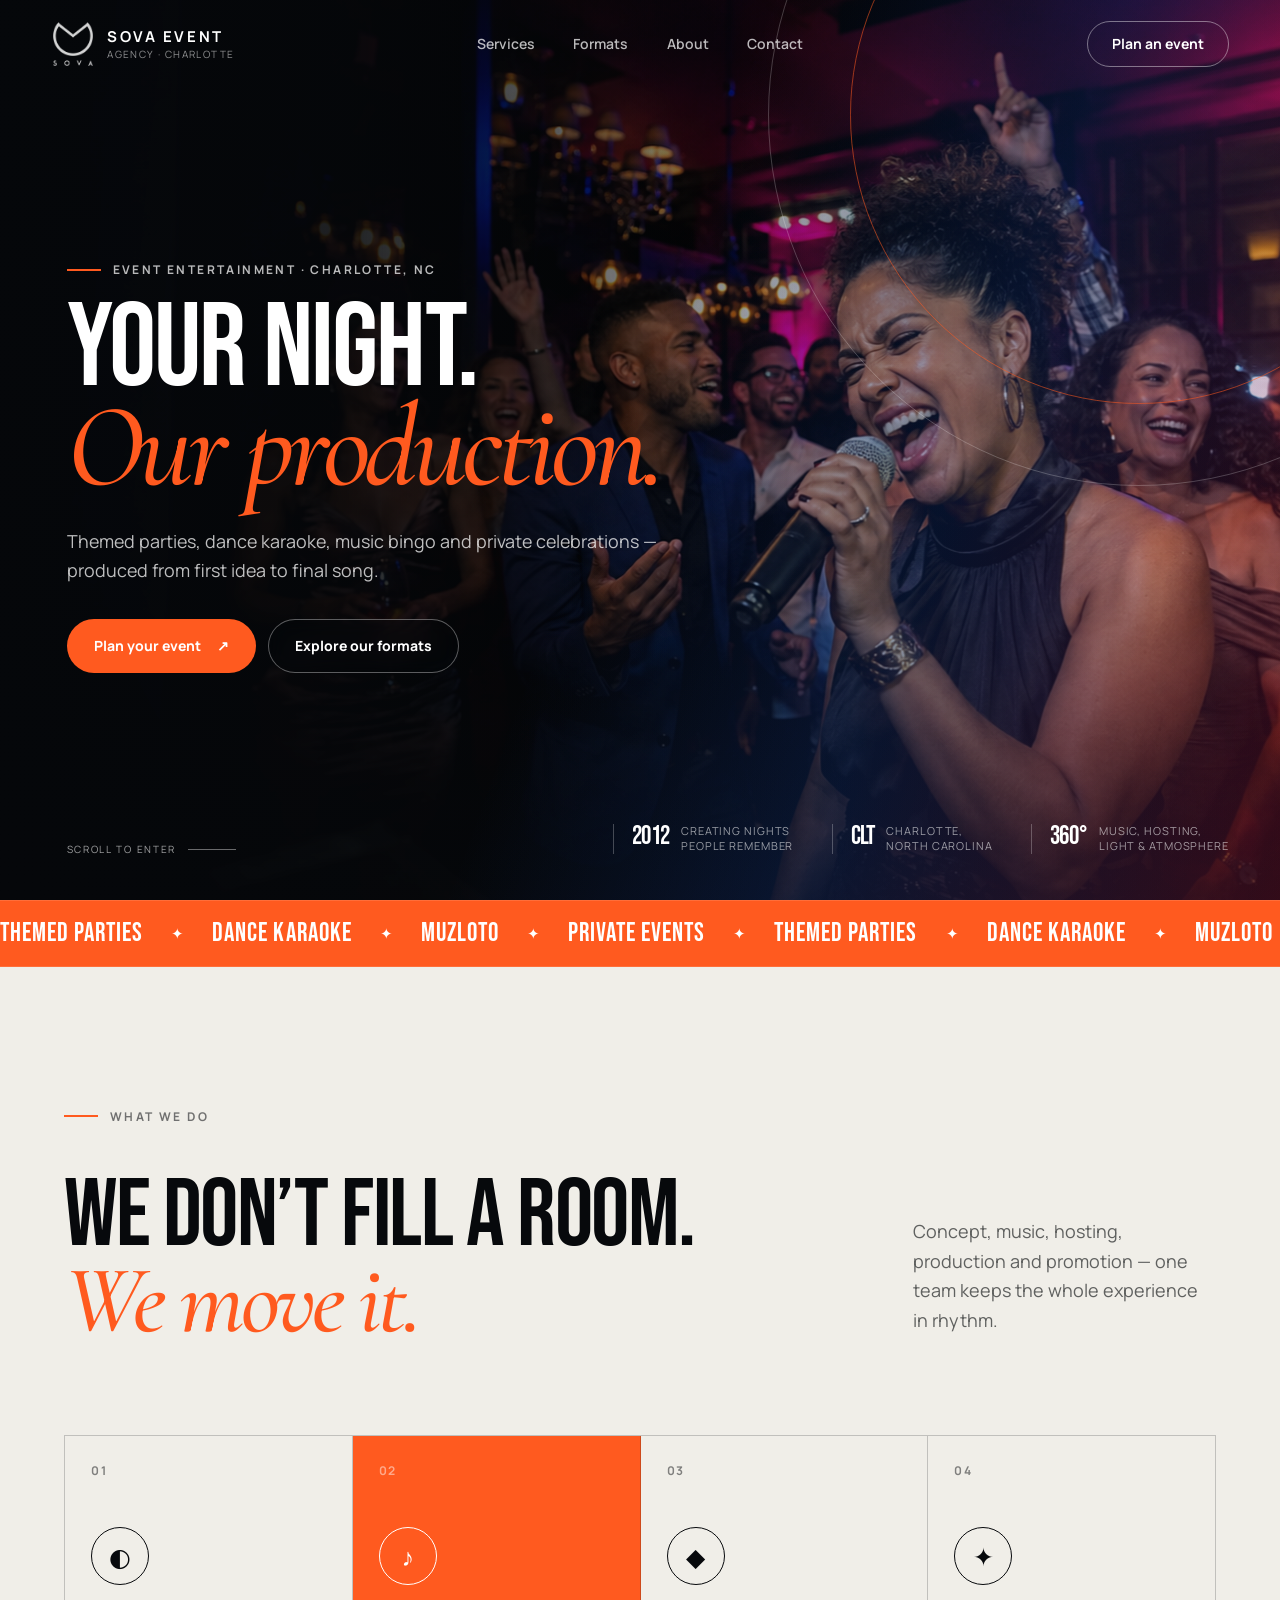
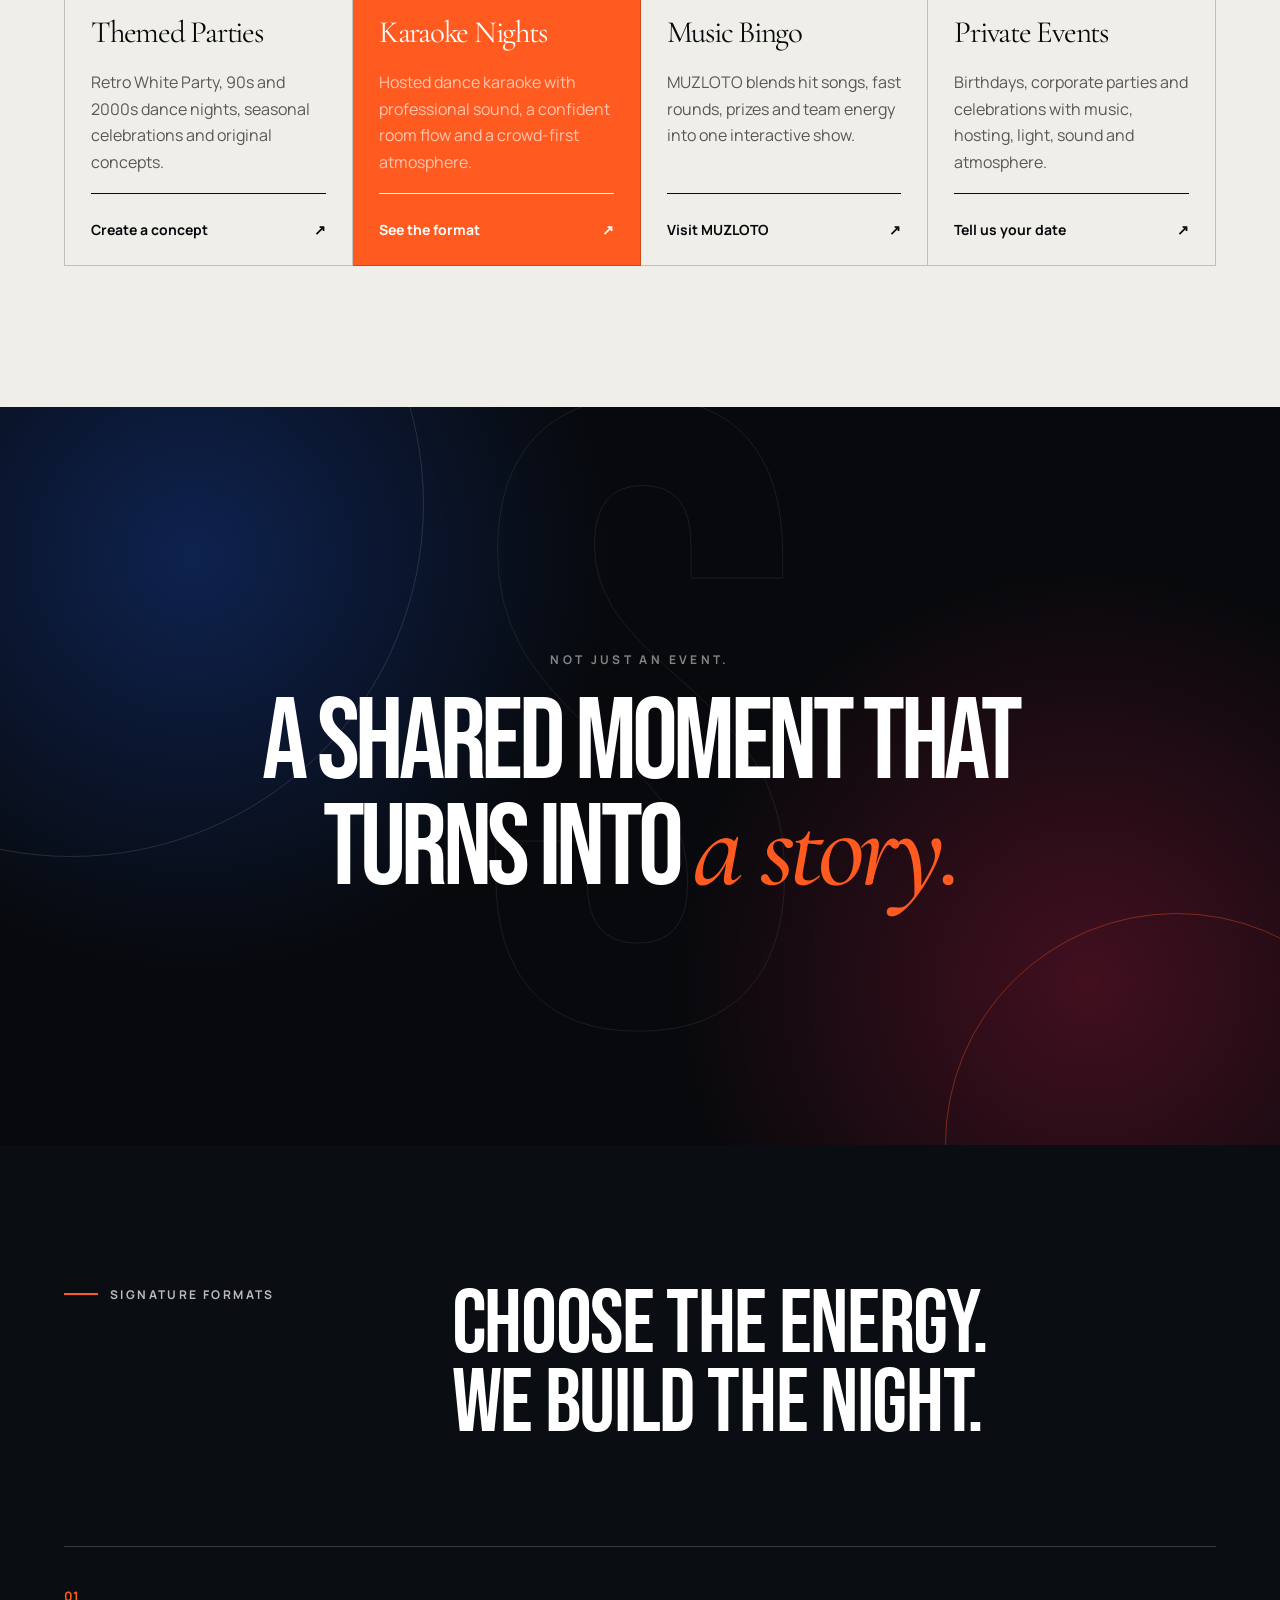
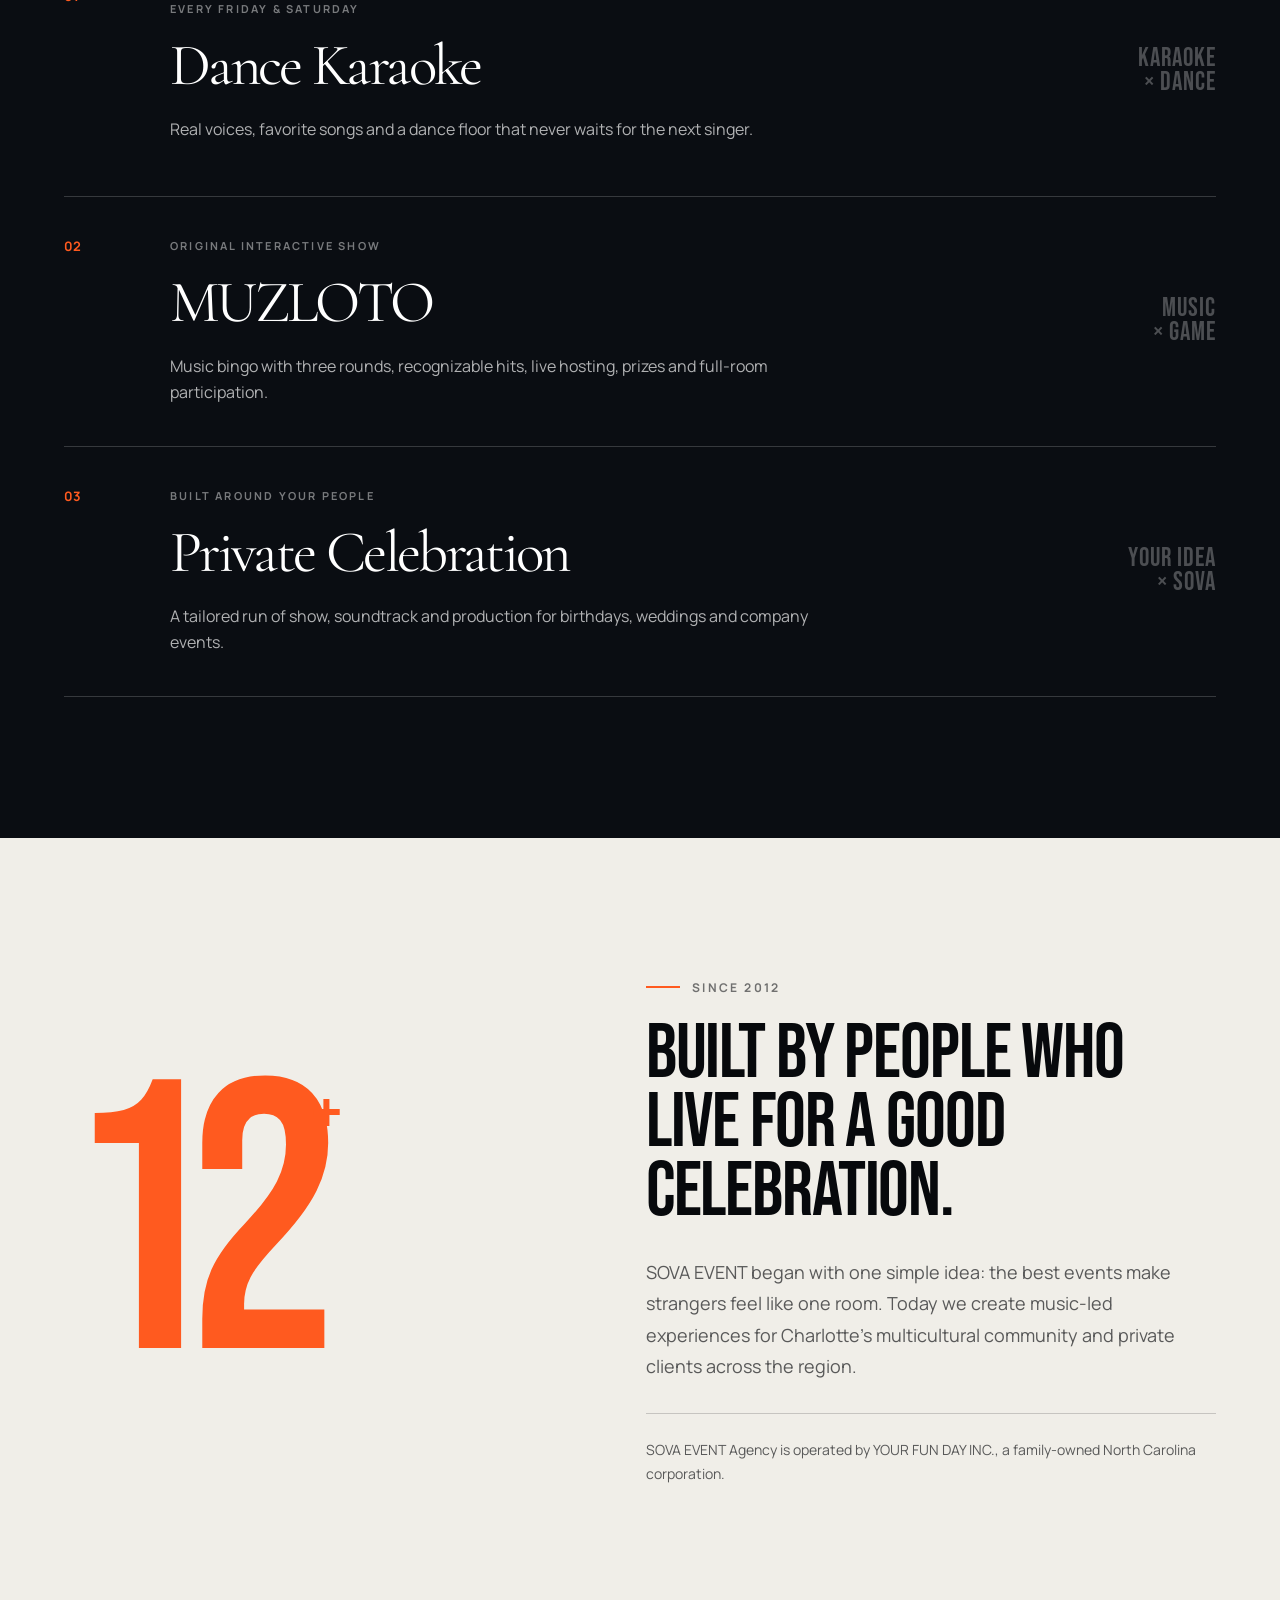
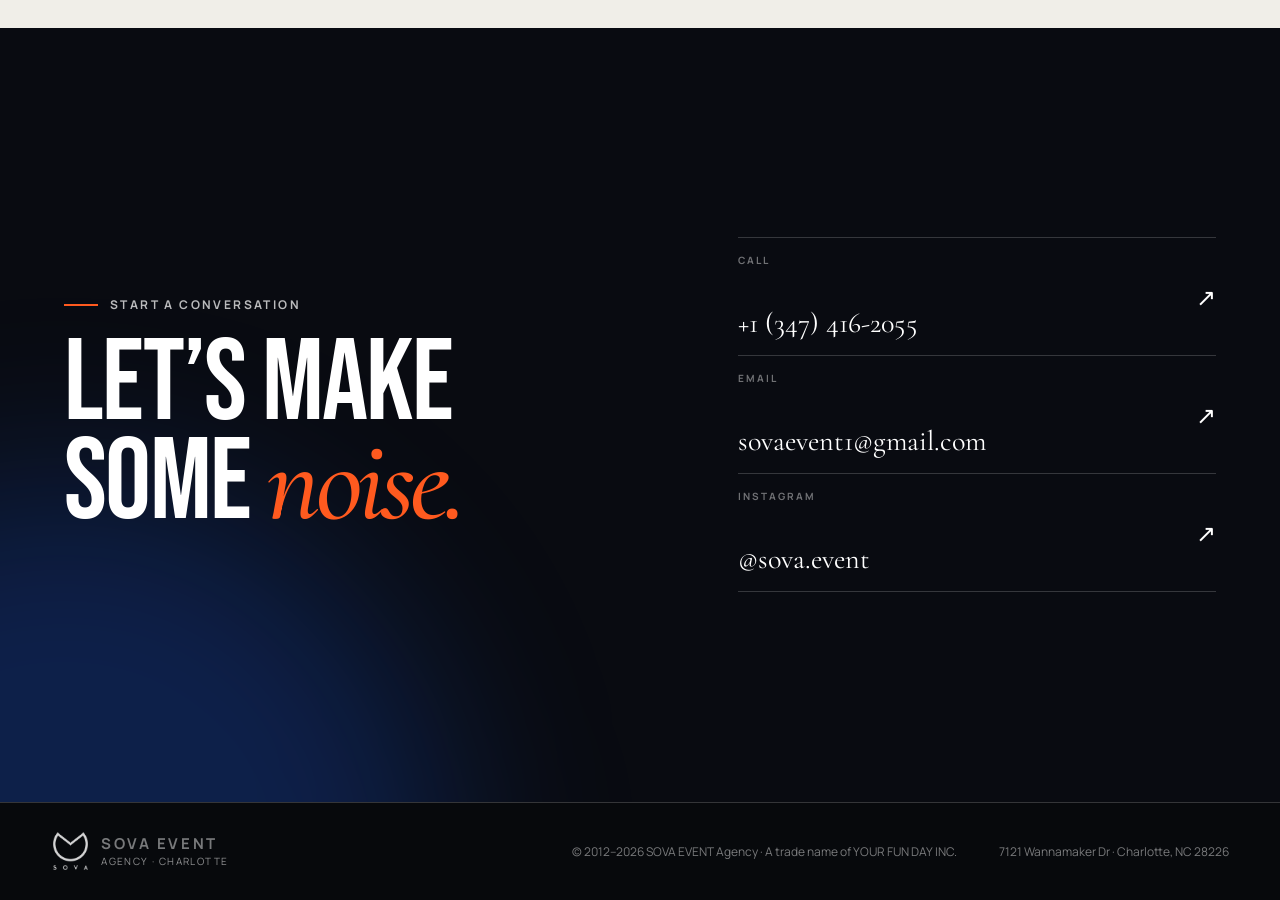
<file: index.html>
<!doctype html>
<html lang="en">
  <head>
    <meta charset="UTF-8" />
    <meta name="viewport" content="width=device-width, initial-scale=1" />
    <meta name="theme-color" content="#07090c" />
    <meta name="description" content="SOVA EVENT Agency creates themed parties, karaoke nights, music bingo and private events in Charlotte, North Carolina." />
    <title>SOVA EVENT Agency — Charlotte, NC</title>
    <link rel="icon" href="assets/sova-logo.png" />
    <link rel="preconnect" href="https://fonts.googleapis.com" />
    <link rel="preconnect" href="https://fonts.gstatic.com" crossorigin />
    <link href="https://fonts.googleapis.com/css2?family=Anton&amp;family=Archivo+Black&amp;family=Bebas+Neue&amp;family=Cormorant+Garamond:ital,wght@0,500;0,600;1,500;1,600&amp;family=Manrope:wght@400;500;600;700;800&amp;family=Oswald:wght@500;600;700&amp;family=Syne:wght@600;700;800&amp;display=swap" rel="stylesheet" />
    <link rel="stylesheet" href="styles.css" />
    <script src="content.js" defer></script>
    <script src="script.js" defer></script>
  </head>
  <body>
    <header class="site-header" data-header>
      <a class="brand" href="#home" aria-label="SOVA EVENT Agency home">
        <img src="assets/sova-logo.png" alt="" data-image="logoImage" />
        <span>
          <strong>SOVA EVENT</strong>
          <small>AGENCY · CHARLOTTE</small>
        </span>
      </a>

      <button class="menu-toggle" type="button" aria-expanded="false" aria-controls="main-nav" data-menu-toggle>
        <span></span><span></span>
        <span class="sr-only">Open navigation</span>
      </button>

      <nav id="main-nav" class="main-nav" data-nav aria-label="Main navigation">
        <a href="#services">Services</a>
        <a href="#formats">Formats</a>
        <a href="#about">About</a>
        <a href="#contact">Contact</a>
      </nav>

      <a class="header-cta" href="mailto:sovaevent1@gmail.com?subject=Plan%20an%20event%20with%20SOVA">Plan an event</a>
    </header>

    <main>
      <section class="hero" id="home" aria-labelledby="hero-title">
        <img class="hero-photo" src="assets/sova-hero.png" alt="Guests singing and dancing at a SOVA-style nightlife event" data-hero-photo data-image="heroImage" />
        <div class="hero-scrim"></div>
        <div class="hero-orbit" aria-hidden="true"></div>

        <div class="hero-content">
          <p class="eyebrow"><span></span><b data-bind="eyebrow">Event entertainment · Charlotte, NC</b></p>
          <h1 id="hero-title"><span data-bind="heroTitle">Your night.</span><br /><em data-bind="heroAccent">Our production.</em></h1>
          <p class="hero-copy" data-bind="heroCopy">Themed parties, dance karaoke, music bingo and private celebrations — produced from first idea to final song.</p>
          <div class="hero-actions">
            <a class="button button-primary" href="mailto:sovaevent1@gmail.com?subject=Plan%20an%20event%20with%20SOVA">Plan your event <span aria-hidden="true">↗</span></a>
            <a class="button button-ghost" href="#formats">Explore our formats</a>
          </div>
        </div>

        <div class="hero-meta" aria-label="Agency highlights">
          <div><strong>2012</strong><span>Creating nights<br />people remember</span></div>
          <div><strong>CLT</strong><span>Charlotte,<br />North Carolina</span></div>
          <div><strong>360°</strong><span>Music, hosting,<br />light & atmosphere</span></div>
        </div>

        <a class="scroll-cue" href="#services"><span>Scroll to enter</span><i></i></a>
      </section>

      <section class="ticker" aria-label="SOVA services">
        <div class="ticker-track">
          <span>THEMED PARTIES</span><i>✦</i><span>DANCE KARAOKE</span><i>✦</i><span>MUZLOTO</span><i>✦</i><span>PRIVATE EVENTS</span><i>✦</i>
          <span>THEMED PARTIES</span><i>✦</i><span>DANCE KARAOKE</span><i>✦</i><span>MUZLOTO</span><i>✦</i><span>PRIVATE EVENTS</span><i>✦</i>
        </div>
      </section>

      <section class="services section" id="services">
        <div class="section-head reveal">
          <p class="eyebrow dark"><span></span> What we do</p>
          <h2>We don’t fill a room.<br /><em>We move it.</em></h2>
          <p>Concept, music, hosting, production and promotion — one team keeps the whole experience in rhythm.</p>
        </div>

        <div class="service-grid">
          <article class="service-card reveal">
            <span class="service-number">01</span>
            <div class="service-icon" aria-hidden="true">◐</div>
            <h3 data-bind="service1Title">Themed Parties</h3>
            <p data-bind="service1Text">Retro White Party, 90s and 2000s dance nights, seasonal celebrations and original concepts.</p>
            <a href="#contact">Create a concept <span>↗</span></a>
          </article>
          <article class="service-card service-card-accent reveal">
            <span class="service-number">02</span>
            <div class="service-icon" aria-hidden="true">♪</div>
            <h3 data-bind="service2Title">Karaoke Nights</h3>
            <p data-bind="service2Text">Hosted dance karaoke with professional sound, a confident room flow and a crowd-first atmosphere.</p>
            <a href="#formats">See the format <span>↗</span></a>
          </article>
          <article class="service-card reveal">
            <span class="service-number">03</span>
            <div class="service-icon" aria-hidden="true">◆</div>
            <h3 data-bind="service3Title">Music Bingo</h3>
            <p data-bind="service3Text">MUZLOTO blends hit songs, fast rounds, prizes and team energy into one interactive show.</p>
            <a href="https://muzloto.us" target="_blank" rel="noreferrer">Visit MUZLOTO <span>↗</span></a>
          </article>
          <article class="service-card reveal">
            <span class="service-number">04</span>
            <div class="service-icon" aria-hidden="true">✦</div>
            <h3 data-bind="service4Title">Private Events</h3>
            <p data-bind="service4Text">Birthdays, corporate parties and celebrations with music, hosting, light, sound and atmosphere.</p>
            <a href="#contact">Tell us your date <span>↗</span></a>
          </article>
        </div>
      </section>

      <section class="statement" aria-label="SOVA philosophy">
        <p class="statement-kicker reveal">NOT JUST AN EVENT.</p>
        <p class="statement-main reveal">A shared moment that<br />turns into <em>a story.</em></p>
        <span class="statement-mark" aria-hidden="true">S</span>
      </section>

      <section class="formats section" id="formats">
        <div class="formats-intro reveal">
          <p class="eyebrow"><span></span> Signature formats</p>
          <h2>Choose the energy.<br />We build the night.</h2>
        </div>

        <div class="format-list">
          <article class="format-item reveal">
            <span>01</span>
            <div>
              <p class="format-label">EVERY FRIDAY & SATURDAY</p>
              <h3>Dance Karaoke</h3>
              <p>Real voices, favorite songs and a dance floor that never waits for the next singer.</p>
            </div>
            <strong>KARAOKE<br />× DANCE</strong>
          </article>
          <article class="format-item reveal">
            <span>02</span>
            <div>
              <p class="format-label">ORIGINAL INTERACTIVE SHOW</p>
              <h3>MUZLOTO</h3>
              <p>Music bingo with three rounds, recognizable hits, live hosting, prizes and full-room participation.</p>
            </div>
            <strong>MUSIC<br />× GAME</strong>
          </article>
          <article class="format-item reveal">
            <span>03</span>
            <div>
              <p class="format-label">BUILT AROUND YOUR PEOPLE</p>
              <h3>Private Celebration</h3>
              <p>A tailored run of show, soundtrack and production for birthdays, weddings and company events.</p>
            </div>
            <strong>YOUR IDEA<br />× SOVA</strong>
          </article>
        </div>
      </section>

      <section class="about section" id="about">
        <div class="about-number reveal">12<span>+</span></div>
        <div class="about-copy reveal">
          <p class="eyebrow dark"><span></span> Since 2012</p>
          <h2 data-bind="aboutTitle">Built by people who live for a good celebration.</h2>
          <p data-bind="aboutText">SOVA EVENT began with one simple idea: the best events make strangers feel like one room. Today we create music-led experiences for Charlotte’s multicultural community and private clients across the region.</p>
          <p class="legal-note">SOVA EVENT Agency is operated by YOUR FUN DAY INC., a family-owned North Carolina corporation.</p>
        </div>
      </section>

      <section class="contact" id="contact">
        <div class="contact-glow" aria-hidden="true"></div>
        <div class="contact-title reveal">
          <p class="eyebrow"><span></span> Start a conversation</p>
          <h2>Let’s make<br />some <em>noise.</em></h2>
        </div>
        <div class="contact-links reveal">
          <a href="tel:+13474162055" data-link="phone"><small>CALL</small><strong data-bind="phone">+1 (347) 416-2055</strong><span>↗</span></a>
          <a href="mailto:sovaevent1@gmail.com" data-link="email"><small>EMAIL</small><strong data-bind="email">sovaevent1@gmail.com</strong><span>↗</span></a>
          <a href="https://www.instagram.com/sova.event" target="_blank" rel="noreferrer" data-link="instagram"><small>INSTAGRAM</small><strong data-bind="instagram">@sova.event</strong><span>↗</span></a>
        </div>
      </section>
    </main>

    <footer>
      <a class="brand footer-brand" href="#home">
        <img src="assets/sova-logo.png" alt="" data-image="logoImage" />
        <span><strong>SOVA EVENT</strong><small>AGENCY · CHARLOTTE</small></span>
      </a>
      <p>© 2012–2026 SOVA EVENT Agency · A trade name of YOUR FUN DAY INC.</p>
      <address data-bind="address">7121 Wannamaker Dr · Charlotte, NC 28226</address>
    </footer>
  </body>
</html>
</file>
<file: styles.css>
:root {
  --ink: #07090c;
  --paper: #f0eee8;
  --white: #ffffff;
  --orange: #ff5a1f;
  --orange-soft: #ff7b4d;
  --blue: #2165ff;
  --line: rgba(255, 255, 255, 0.18);
  --muted: rgba(255, 255, 255, 0.68);
  --max: 1440px;
  --font-body: "Manrope", "Helvetica Neue", Arial, sans-serif;
  --font-display: "Bebas Neue", "Arial Narrow", sans-serif;
  --font-accent: "Cormorant Garamond", Georgia, serif;
}

* {
  box-sizing: border-box;
}

html {
  scroll-behavior: smooth;
  background: var(--ink);
}

body {
  margin: 0;
  overflow-x: hidden;
  background: var(--ink);
  color: var(--white);
  font-family: var(--font-body);
  font-size: 16px;
  -webkit-font-smoothing: antialiased;
}

body.nav-open {
  overflow: hidden;
}

a {
  color: inherit;
  text-decoration: none;
}

button,
a {
  -webkit-tap-highlight-color: transparent;
}

img {
  display: block;
  max-width: 100%;
}

::selection {
  background: var(--orange);
  color: #fff;
}

.sr-only {
  position: absolute;
  width: 1px;
  height: 1px;
  padding: 0;
  margin: -1px;
  overflow: hidden;
  clip: rect(0, 0, 0, 0);
  white-space: nowrap;
  border: 0;
}

.site-header {
  position: fixed;
  z-index: 50;
  top: 0;
  left: 0;
  right: 0;
  height: 88px;
  display: grid;
  grid-template-columns: 1fr auto 1fr;
  align-items: center;
  gap: 28px;
  padding: 0 clamp(22px, 4vw, 64px);
  border-bottom: 1px solid transparent;
  transition: background 300ms ease, border-color 300ms ease, height 300ms ease;
}

.site-header.scrolled {
  height: 74px;
  background: rgba(7, 9, 12, 0.84);
  border-color: rgba(255, 255, 255, 0.12);
  backdrop-filter: blur(20px);
}

.brand {
  justify-self: start;
  display: inline-flex;
  align-items: center;
  gap: 12px;
}

.brand img {
  width: 44px;
  height: 44px;
  object-fit: contain;
}

.brand span {
  display: grid;
  gap: 5px;
}

.brand strong {
  font-size: 15px;
  line-height: 1;
  letter-spacing: 0.17em;
}

.brand small {
  font-size: 10px;
  line-height: 1;
  color: rgba(255, 255, 255, 0.55);
  letter-spacing: 0.14em;
}

.main-nav {
  display: flex;
  align-items: center;
  gap: clamp(24px, 3vw, 44px);
  font-size: 14px;
  font-weight: 600;
  color: rgba(255, 255, 255, 0.72);
}

.main-nav a,
.header-cta {
  transition: color 180ms ease, opacity 180ms ease;
}

.main-nav a:hover,
.main-nav a:focus-visible {
  color: var(--white);
}

.header-cta {
  justify-self: end;
  min-height: 46px;
  display: inline-flex;
  align-items: center;
  justify-content: center;
  padding: 0 24px;
  border: 1px solid rgba(255, 255, 255, 0.42);
  border-radius: 999px;
  font-size: 14px;
  font-weight: 700;
}

.header-cta:hover,
.header-cta:focus-visible {
  background: var(--white);
  color: var(--ink);
}

.menu-toggle {
  display: none;
}

.hero {
  position: relative;
  min-height: 100svh;
  overflow: hidden;
  display: grid;
  align-items: center;
  padding: 136px clamp(22px, 5.2vw, 84px) 120px;
  isolation: isolate;
}

.hero-photo,
.hero-scrim {
  position: absolute;
  inset: 0;
  width: 100%;
  height: 100%;
}

.hero-photo {
  z-index: -4;
  object-fit: cover;
  object-position: center;
  transform: scale(1.04);
  will-change: transform;
}

.hero-scrim {
  z-index: -3;
  background:
    linear-gradient(90deg, rgba(5, 7, 10, 0.99) 0%, rgba(5, 7, 10, 0.88) 27%, rgba(5, 7, 10, 0.32) 58%, rgba(5, 7, 10, 0.08) 100%),
    linear-gradient(0deg, rgba(7, 9, 12, 0.72) 0%, transparent 38%, rgba(7, 9, 12, 0.24) 100%);
}

.hero::after {
  content: "";
  position: absolute;
  z-index: -2;
  inset: 0;
  background: linear-gradient(110deg, transparent 48%, rgba(33, 101, 255, 0.16) 70%, rgba(255, 34, 98, 0.18));
  pointer-events: none;
}

.hero-orbit {
  position: absolute;
  z-index: -1;
  right: -18vw;
  top: -20vw;
  width: 58vw;
  height: 58vw;
  border: 1px solid rgba(255, 255, 255, 0.22);
  border-radius: 50%;
}

.hero-orbit::after {
  content: "";
  position: absolute;
  inset: 11%;
  border: 1px solid rgba(255, 90, 31, 0.55);
  border-radius: 50%;
}

.hero-content {
  position: relative;
  z-index: 2;
  width: min(820px, 64vw);
  margin-top: 2vh;
}

.eyebrow {
  display: flex;
  align-items: center;
  gap: 12px;
  margin: 0;
  color: rgba(255, 255, 255, 0.72);
  font-size: 12px;
  font-weight: 700;
  letter-spacing: 0.2em;
  text-transform: uppercase;
}

.eyebrow b {
  font: inherit;
}

.eyebrow span {
  width: 34px;
  height: 2px;
  background: var(--orange);
}

.eyebrow.dark {
  color: rgba(7, 9, 12, 0.55);
}

.hero h1,
.section-head h2,
.formats-intro h2,
.about-copy h2,
.contact-title h2 {
  margin: 24px 0 0;
  font-family: var(--font-display);
  font-weight: 400;
  letter-spacing: -0.015em;
  text-transform: uppercase;
}

.hero h1 {
  font-size: clamp(62px, 9.2vw, 148px);
  line-height: 0.82;
}

.hero h1 em,
.section-head h2 em,
.statement-main em,
.contact-title h2 em {
  color: var(--orange);
  font-family: var(--font-accent);
  font-weight: 500;
  letter-spacing: -0.045em;
  text-transform: none;
}

.hero-copy {
  max-width: 630px;
  margin: 30px 0 0;
  color: rgba(255, 255, 255, 0.74);
  font-size: clamp(17px, 1.4vw, 21px);
  line-height: 1.6;
}

.hero-actions {
  display: flex;
  flex-wrap: wrap;
  gap: 12px;
  margin-top: 34px;
}

.button {
  min-height: 54px;
  display: inline-flex;
  align-items: center;
  justify-content: center;
  gap: 16px;
  padding: 0 26px;
  border: 1px solid transparent;
  border-radius: 999px;
  font-size: 14px;
  font-weight: 750;
  transition: transform 180ms ease, background 180ms ease, border-color 180ms ease;
}

.button:hover,
.button:focus-visible {
  transform: translateY(-2px);
}

.button-primary {
  background: var(--orange);
  color: #fff;
}

.button-primary:hover,
.button-primary:focus-visible {
  background: var(--orange-soft);
}

.button-ghost {
  border-color: rgba(255, 255, 255, 0.35);
  background: rgba(7, 9, 12, 0.26);
  backdrop-filter: blur(10px);
}

.button-ghost:hover,
.button-ghost:focus-visible {
  border-color: #fff;
  background: rgba(255, 255, 255, 0.1);
}

.hero-meta {
  position: absolute;
  z-index: 3;
  right: clamp(22px, 4vw, 64px);
  bottom: 46px;
  display: flex;
  gap: clamp(22px, 3vw, 48px);
}

.hero-meta div {
  display: flex;
  align-items: flex-start;
  gap: 12px;
  padding-left: 18px;
  border-left: 1px solid rgba(255, 255, 255, 0.25);
}

.hero-meta strong {
  font-family: var(--font-display);
  font-weight: 400;
  font-size: 26px;
  line-height: 1;
  letter-spacing: -0.03em;
}

.hero-meta span {
  color: rgba(255, 255, 255, 0.58);
  font-size: 11px;
  line-height: 1.35;
  text-transform: uppercase;
  letter-spacing: 0.08em;
}

.scroll-cue {
  position: absolute;
  z-index: 3;
  left: clamp(22px, 5.2vw, 84px);
  bottom: 44px;
  display: flex;
  align-items: center;
  gap: 12px;
  color: rgba(255, 255, 255, 0.62);
  font-size: 10px;
  letter-spacing: 0.17em;
  text-transform: uppercase;
}

.scroll-cue i {
  width: 48px;
  height: 1px;
  background: rgba(255, 255, 255, 0.4);
  position: relative;
  overflow: hidden;
}

.scroll-cue i::after {
  content: "";
  position: absolute;
  inset: 0;
  background: var(--orange);
  transform: translateX(-100%);
  animation: cue 2s ease-in-out infinite;
}

@keyframes cue {
  60%, 100% { transform: translateX(100%); }
}

.ticker {
  overflow: hidden;
  border-top: 1px solid rgba(255, 255, 255, 0.12);
  border-bottom: 1px solid rgba(255, 255, 255, 0.12);
  background: var(--orange);
}

.ticker-track {
  width: max-content;
  display: flex;
  align-items: center;
  gap: 28px;
  padding: 17px 0;
  color: #fff;
  animation: marquee 28s linear infinite;
}

.ticker span {
  font-family: var(--font-display);
  font-weight: 400;
  font-size: clamp(20px, 2vw, 30px);
  letter-spacing: 0.04em;
}

.ticker i {
  font-style: normal;
  font-size: 15px;
}

@keyframes marquee {
  to { transform: translateX(-50%); }
}

.section {
  padding: clamp(92px, 11vw, 168px) clamp(22px, 5vw, 80px);
}

.services {
  background: var(--paper);
  color: var(--ink);
}

.section-head,
.service-grid,
.formats-intro,
.format-list,
.about {
  max-width: var(--max);
  margin-inline: auto;
}

.section-head {
  display: grid;
  grid-template-columns: 1.45fr 0.55fr;
  gap: 50px;
  align-items: end;
}

.section-head .eyebrow {
  grid-column: 1 / -1;
}

.section-head h2 {
  margin-top: 0;
  font-size: clamp(50px, 7.5vw, 112px);
  line-height: 0.88;
}

.section-head > p:last-child {
  margin: 0 0 10px;
  color: rgba(7, 9, 12, 0.62);
  font-size: 18px;
  line-height: 1.65;
}

.service-grid {
  display: grid;
  grid-template-columns: repeat(4, 1fr);
  margin-top: clamp(54px, 7vw, 100px);
  border-top: 1px solid rgba(7, 9, 12, 0.2);
  border-left: 1px solid rgba(7, 9, 12, 0.2);
}

.service-card {
  min-height: 430px;
  display: flex;
  flex-direction: column;
  padding: 26px;
  border-right: 1px solid rgba(7, 9, 12, 0.2);
  border-bottom: 1px solid rgba(7, 9, 12, 0.2);
  transition: background 220ms ease, color 220ms ease, transform 220ms ease;
}

.service-card:hover {
  position: relative;
  z-index: 2;
  background: var(--ink);
  color: #fff;
  transform: translateY(-8px);
}

.service-card-accent {
  background: var(--orange);
  color: #fff;
}

.service-number {
  color: currentColor;
  opacity: 0.48;
  font-size: 12px;
  font-weight: 700;
  letter-spacing: 0.14em;
}

.service-icon {
  width: 58px;
  height: 58px;
  display: grid;
  place-items: center;
  margin-top: 48px;
  border: 1px solid currentColor;
  border-radius: 50%;
  font-size: 25px;
}

.service-card h3 {
  margin: 28px 0 0;
  font-family: var(--font-accent);
  font-size: 31px;
  font-weight: 400;
  letter-spacing: -0.04em;
}

.service-card p {
  margin: 18px 0 0;
  color: currentColor;
  opacity: 0.65;
  line-height: 1.65;
}

.service-card a {
  display: flex;
  justify-content: space-between;
  align-items: center;
  margin-top: auto;
  padding-top: 26px;
  border-top: 1px solid currentColor;
  font-size: 14px;
  font-weight: 700;
}

.statement {
  position: relative;
  overflow: hidden;
  min-height: 82vh;
  display: grid;
  place-content: center;
  padding: 100px 22px;
  text-align: center;
  background:
    radial-gradient(circle at 15% 20%, rgba(33, 101, 255, 0.28), transparent 34%),
    radial-gradient(circle at 85% 78%, rgba(255, 35, 92, 0.24), transparent 34%),
    var(--ink);
}

.statement::before,
.statement::after {
  content: "";
  position: absolute;
  border: 1px solid rgba(255, 255, 255, 0.12);
  border-radius: 50%;
}

.statement::before {
  width: 55vw;
  height: 55vw;
  left: -22vw;
  top: -20vw;
}

.statement::after {
  width: 36vw;
  height: 36vw;
  right: -10vw;
  bottom: -18vw;
  border-color: rgba(255, 90, 31, 0.38);
}

.statement-kicker {
  margin: 0;
  color: rgba(255, 255, 255, 0.5);
  font-size: 12px;
  font-weight: 700;
  letter-spacing: 0.28em;
}

.statement-main {
  position: relative;
  z-index: 2;
  margin: 24px 0 0;
  font-family: var(--font-display);
  font-weight: 400;
  font-size: clamp(55px, 9vw, 140px);
  line-height: 0.9;
  letter-spacing: -0.04em;
  text-transform: uppercase;
}

.statement-mark {
  position: absolute;
  left: 50%;
  top: 50%;
  transform: translate(-50%, -52%);
  color: transparent;
  -webkit-text-stroke: 1px rgba(255, 255, 255, 0.08);
  font-family: var(--font-display);
  font-weight: 400;
  font-size: min(70vw, 880px);
  line-height: 1;
}

.formats {
  background: #0a0d12;
}

.formats-intro {
  display: grid;
  grid-template-columns: 0.6fr 1.4fr;
  gap: 60px;
  align-items: start;
}

.formats-intro h2 {
  margin: 0;
  font-size: clamp(54px, 7vw, 106px);
  line-height: 0.88;
}

.format-list {
  margin-top: clamp(60px, 8vw, 120px);
  border-top: 1px solid var(--line);
}

.format-item {
  display: grid;
  grid-template-columns: 70px 1fr 190px;
  gap: 36px;
  align-items: center;
  min-height: 250px;
  padding: 40px 0;
  border-bottom: 1px solid var(--line);
  transition: padding 220ms ease, background 220ms ease;
}

.format-item:hover {
  padding-left: 26px;
  padding-right: 26px;
  background: rgba(255, 255, 255, 0.035);
}

.format-item > span {
  align-self: start;
  color: var(--orange);
  font-size: 13px;
  font-weight: 700;
}

.format-label {
  margin: 0 0 14px;
  color: rgba(255, 255, 255, 0.45);
  font-size: 11px;
  font-weight: 700;
  letter-spacing: 0.2em;
}

.format-item h3 {
  margin: 0;
  font-family: var(--font-accent);
  font-size: clamp(38px, 4.6vw, 70px);
  font-weight: 400;
  letter-spacing: -0.045em;
}

.format-item p:not(.format-label) {
  max-width: 640px;
  margin: 15px 0 0;
  color: var(--muted);
  line-height: 1.65;
}

.format-item > strong {
  color: rgba(255, 255, 255, 0.27);
  font-family: var(--font-display);
  font-weight: 400;
  font-size: 26px;
  line-height: 0.95;
  letter-spacing: 0.04em;
  text-align: right;
}

.about {
  display: grid;
  grid-template-columns: 0.9fr 1.1fr;
  gap: clamp(50px, 9vw, 150px);
  align-items: center;
  background: var(--paper);
  color: var(--ink);
}

.about-number {
  position: relative;
  color: var(--orange);
  font-family: var(--font-display);
  font-weight: 400;
  font-size: clamp(180px, 30vw, 470px);
  line-height: 0.76;
  letter-spacing: -0.08em;
}

.about-number span {
  position: absolute;
  top: 0;
  font-size: 0.2em;
  letter-spacing: 0;
}

.about-copy h2 {
  font-size: clamp(48px, 6vw, 88px);
  line-height: 0.9;
}

.about-copy > p:not(.eyebrow) {
  max-width: 670px;
  margin: 30px 0 0;
  color: rgba(7, 9, 12, 0.65);
  font-size: 18px;
  line-height: 1.75;
}

.about-copy .legal-note {
  padding-top: 24px;
  border-top: 1px solid rgba(7, 9, 12, 0.18);
  font-size: 14px !important;
}

.contact {
  position: relative;
  overflow: hidden;
  display: grid;
  grid-template-columns: 1.1fr 0.9fr;
  gap: clamp(50px, 7vw, 120px);
  align-items: center;
  min-height: 86vh;
  padding: clamp(100px, 12vw, 180px) clamp(22px, 5vw, 80px);
  background: #090b11;
}

.contact-glow {
  position: absolute;
  width: 60vw;
  height: 60vw;
  left: -25vw;
  bottom: -35vw;
  border-radius: 50%;
  background: rgba(33, 101, 255, 0.24);
  filter: blur(90px);
}

.contact-title,
.contact-links {
  position: relative;
  z-index: 2;
}

.contact-title h2 {
  font-size: clamp(66px, 9vw, 142px);
  line-height: 0.84;
}

.contact-links {
  border-top: 1px solid var(--line);
}

.contact-links a {
  display: grid;
  grid-template-columns: 1fr auto;
  align-items: center;
  gap: 10px;
  min-height: 118px;
  border-bottom: 1px solid var(--line);
  transition: padding 180ms ease, color 180ms ease;
}

.contact-links a:hover,
.contact-links a:focus-visible {
  padding-left: 18px;
  color: var(--orange);
}

.contact-links small {
  grid-column: 1;
  color: rgba(255, 255, 255, 0.42);
  font-size: 10px;
  font-weight: 700;
  letter-spacing: 0.2em;
}

.contact-links strong {
  grid-column: 1;
  font-family: var(--font-accent);
  font-size: clamp(21px, 2.2vw, 34px);
  font-weight: 400;
  overflow-wrap: anywhere;
}

.contact-links span {
  grid-column: 2;
  grid-row: 1 / 3;
  font-size: 24px;
}

footer {
  display: grid;
  grid-template-columns: 1fr auto auto;
  align-items: center;
  gap: 42px;
  padding: 28px clamp(22px, 4vw, 64px);
  border-top: 1px solid var(--line);
  background: var(--ink);
  color: rgba(255, 255, 255, 0.46);
  font-size: 12px;
}

.footer-brand img {
  width: 38px;
  height: 38px;
}

footer address {
  font-style: normal;
}

.reveal {
  opacity: 0;
  transform: translateY(30px);
  transition: opacity 700ms ease, transform 700ms cubic-bezier(.22,1,.36,1);
}

.reveal.visible {
  opacity: 1;
  transform: translateY(0);
}

:focus-visible {
  outline: 2px solid var(--orange);
  outline-offset: 4px;
}

@media (max-width: 1100px) {
  .hero-content {
    width: min(780px, 74vw);
  }

  .hero-meta {
    display: none;
  }

  .service-grid {
    grid-template-columns: repeat(2, 1fr);
  }

  .formats-intro,
  .section-head {
    grid-template-columns: 1fr;
  }

  .formats-intro {
    gap: 30px;
  }

  .format-item {
    grid-template-columns: 50px 1fr 150px;
  }

  footer {
    grid-template-columns: 1fr 1fr;
  }

  footer address {
    grid-column: 2;
  }
}

@media (max-width: 760px) {
  .site-header,
  .site-header.scrolled {
    height: 72px;
    grid-template-columns: 1fr auto;
    background: rgba(7, 9, 12, 0.82);
    border-color: rgba(255, 255, 255, 0.1);
    backdrop-filter: blur(18px);
  }

  .brand img {
    width: 38px;
    height: 38px;
  }

  .brand strong {
    font-size: 13px;
  }

  .main-nav {
    position: fixed;
    inset: 72px 0 0;
    z-index: 49;
    display: flex;
    flex-direction: column;
    justify-content: center;
    align-items: flex-start;
    gap: 0;
    padding: 30px 24px 90px;
    background: rgba(7, 9, 12, 0.98);
    transform: translateX(100%);
    transition: transform 320ms cubic-bezier(.22,1,.36,1);
  }

  .main-nav.open {
    transform: translateX(0);
  }

  .main-nav a {
    width: 100%;
    padding: 17px 0;
    border-bottom: 1px solid var(--line);
    font-family: var(--font-display);
    font-weight: 400;
    font-size: 38px;
    color: #fff;
    text-transform: uppercase;
  }

  .menu-toggle {
    justify-self: end;
    width: 46px;
    height: 46px;
    display: grid;
    place-content: center;
    gap: 7px;
    border: 1px solid rgba(255, 255, 255, 0.28);
    border-radius: 50%;
    background: transparent;
    color: #fff;
  }

  .menu-toggle span:not(.sr-only) {
    width: 18px;
    height: 1px;
    display: block;
    background: currentColor;
    transition: transform 220ms ease;
  }

  .menu-toggle[aria-expanded="true"] span:first-child {
    transform: translateY(4px) rotate(45deg);
  }

  .menu-toggle[aria-expanded="true"] span:nth-child(2) {
    transform: translateY(-4px) rotate(-45deg);
  }

  .header-cta {
    display: none;
  }

  .hero {
    min-height: 100svh;
    align-items: end;
    padding: 120px 22px 92px;
  }

  .hero-photo {
    object-position: 64% center;
  }

  .hero-scrim {
    background:
      linear-gradient(0deg, rgba(5, 7, 10, 0.98) 0%, rgba(5, 7, 10, 0.66) 52%, rgba(5, 7, 10, 0.26) 100%),
      linear-gradient(90deg, rgba(5, 7, 10, 0.72), transparent 80%);
  }

  .hero-content {
    width: 100%;
    margin: 0;
  }

  .hero h1 {
    font-size: clamp(58px, 19vw, 88px);
  }

  .hero-copy {
    margin-top: 22px;
    font-size: 16px;
    line-height: 1.55;
  }

  .hero-actions {
    display: grid;
    grid-template-columns: 1fr;
    margin-top: 26px;
  }

  .scroll-cue {
    display: none;
  }

  .section {
    padding: 84px 22px;
  }

  .section-head h2,
  .formats-intro h2 {
    font-size: clamp(48px, 15vw, 72px);
  }

  .section-head > p:last-child {
    font-size: 16px;
  }

  .service-grid {
    grid-template-columns: 1fr;
    margin-top: 50px;
  }

  .service-card {
    min-height: 360px;
  }

  .statement {
    min-height: 70vh;
  }

  .statement-main {
    font-size: clamp(50px, 16vw, 78px);
  }

  .format-item {
    grid-template-columns: 34px 1fr;
    gap: 18px;
    min-height: 0;
    padding: 34px 0;
  }

  .format-item > strong {
    display: none;
  }

  .format-item h3 {
    font-size: 42px;
  }

  .format-item p:not(.format-label) {
    font-size: 15px;
  }

  .about {
    grid-template-columns: 1fr;
    gap: 48px;
  }

  .about-number {
    font-size: min(58vw, 260px);
  }

  .about-copy h2 {
    font-size: clamp(46px, 14vw, 68px);
  }

  .about-copy > p:not(.eyebrow) {
    font-size: 16px;
  }

  .contact {
    grid-template-columns: 1fr;
    min-height: 0;
    padding: 94px 22px;
  }

  .contact-title h2 {
    font-size: clamp(66px, 19vw, 96px);
  }

  .contact-links a {
    min-height: 104px;
  }

  footer {
    grid-template-columns: 1fr;
    gap: 20px;
    padding-block: 34px;
  }

  footer address {
    grid-column: 1;
  }
}

@media (prefers-reduced-motion: reduce) {
  html {
    scroll-behavior: auto;
  }

  *,
  *::before,
  *::after {
    animation-duration: 0.01ms !important;
    animation-iteration-count: 1 !important;
    transition-duration: 0.01ms !important;
  }

  .reveal {
    opacity: 1;
    transform: none;
  }
}
</file>
